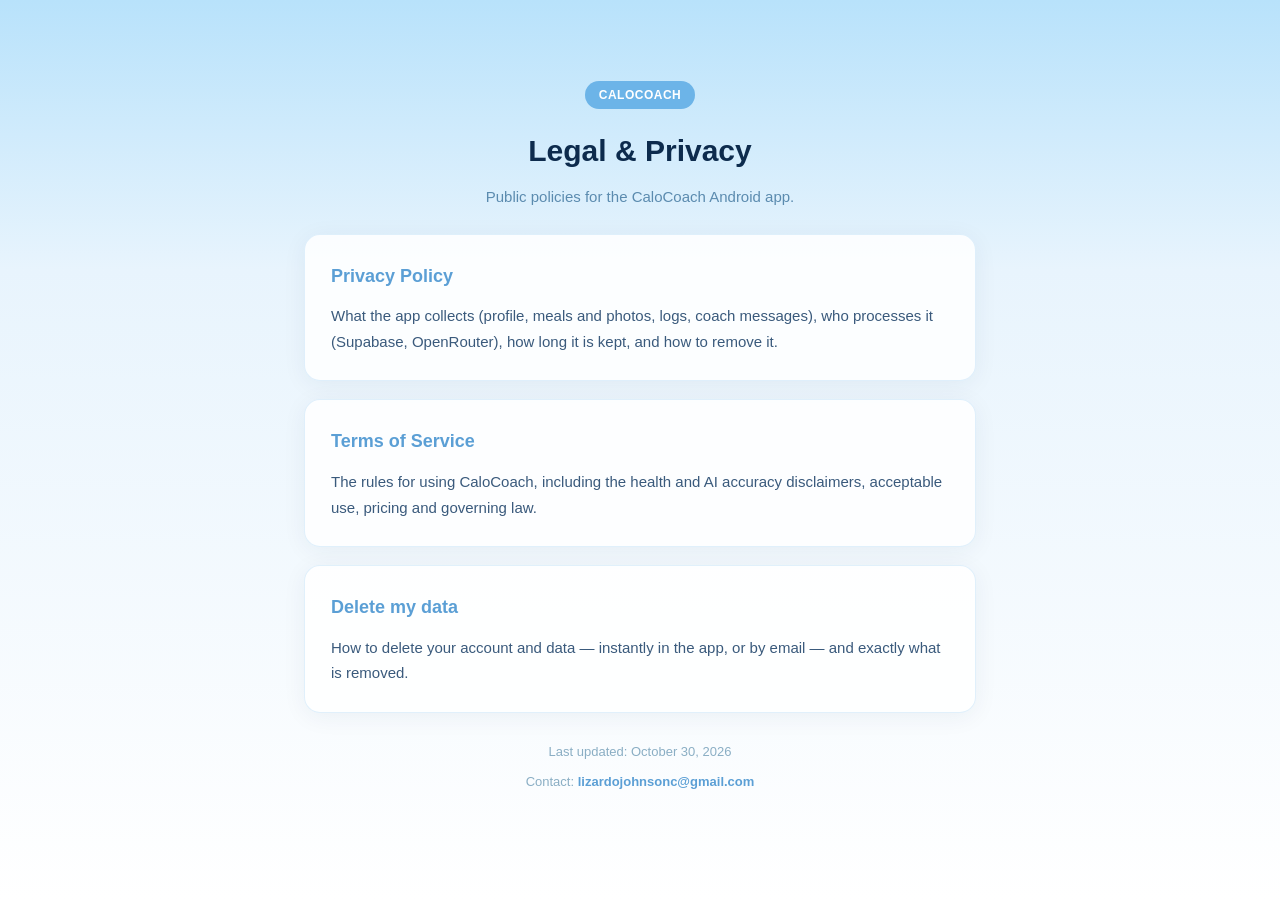
<file: index.html>
<!DOCTYPE html>
<html lang="en">
<head>
  <meta charset="UTF-8">
  <meta name="viewport" content="width=device-width, initial-scale=1.0">
  <title>CaloCoach — Legal</title>
  <link rel="stylesheet" href="./style.css">
</head>
<body>
  <div class="container">
    <div class="header">
      <div class="badge">CALOCOACH</div>
      <h1>Legal &amp; Privacy</h1>
      <div class="subtitle">Public policies for the CaloCoach Android app.</div>
    </div>

    <div class="card">
      <h2><a href="./privacy/">Privacy Policy</a></h2>
      <p>What the app collects (profile, meals and photos, logs, coach messages), who processes it (Supabase, OpenRouter), how long it is kept, and how to remove it.</p>
    </div>

    <div class="card">
      <h2><a href="./terms/">Terms of Service</a></h2>
      <p>The rules for using CaloCoach, including the health and AI accuracy disclaimers, acceptable use, pricing and governing law.</p>
    </div>

    <div class="card">
      <h2><a href="./delete-account/">Delete my data</a></h2>
      <p>How to delete your account and data — instantly in the app, or by email — and exactly what is removed.</p>
    </div>

    <p class="last-updated">Last updated: October 30, 2026</p>
    <p class="footer">Contact: <a href="mailto:lizardojohnsonc@gmail.com">lizardojohnsonc@gmail.com</a></p>
  </div>
</body>
</html>
</file>
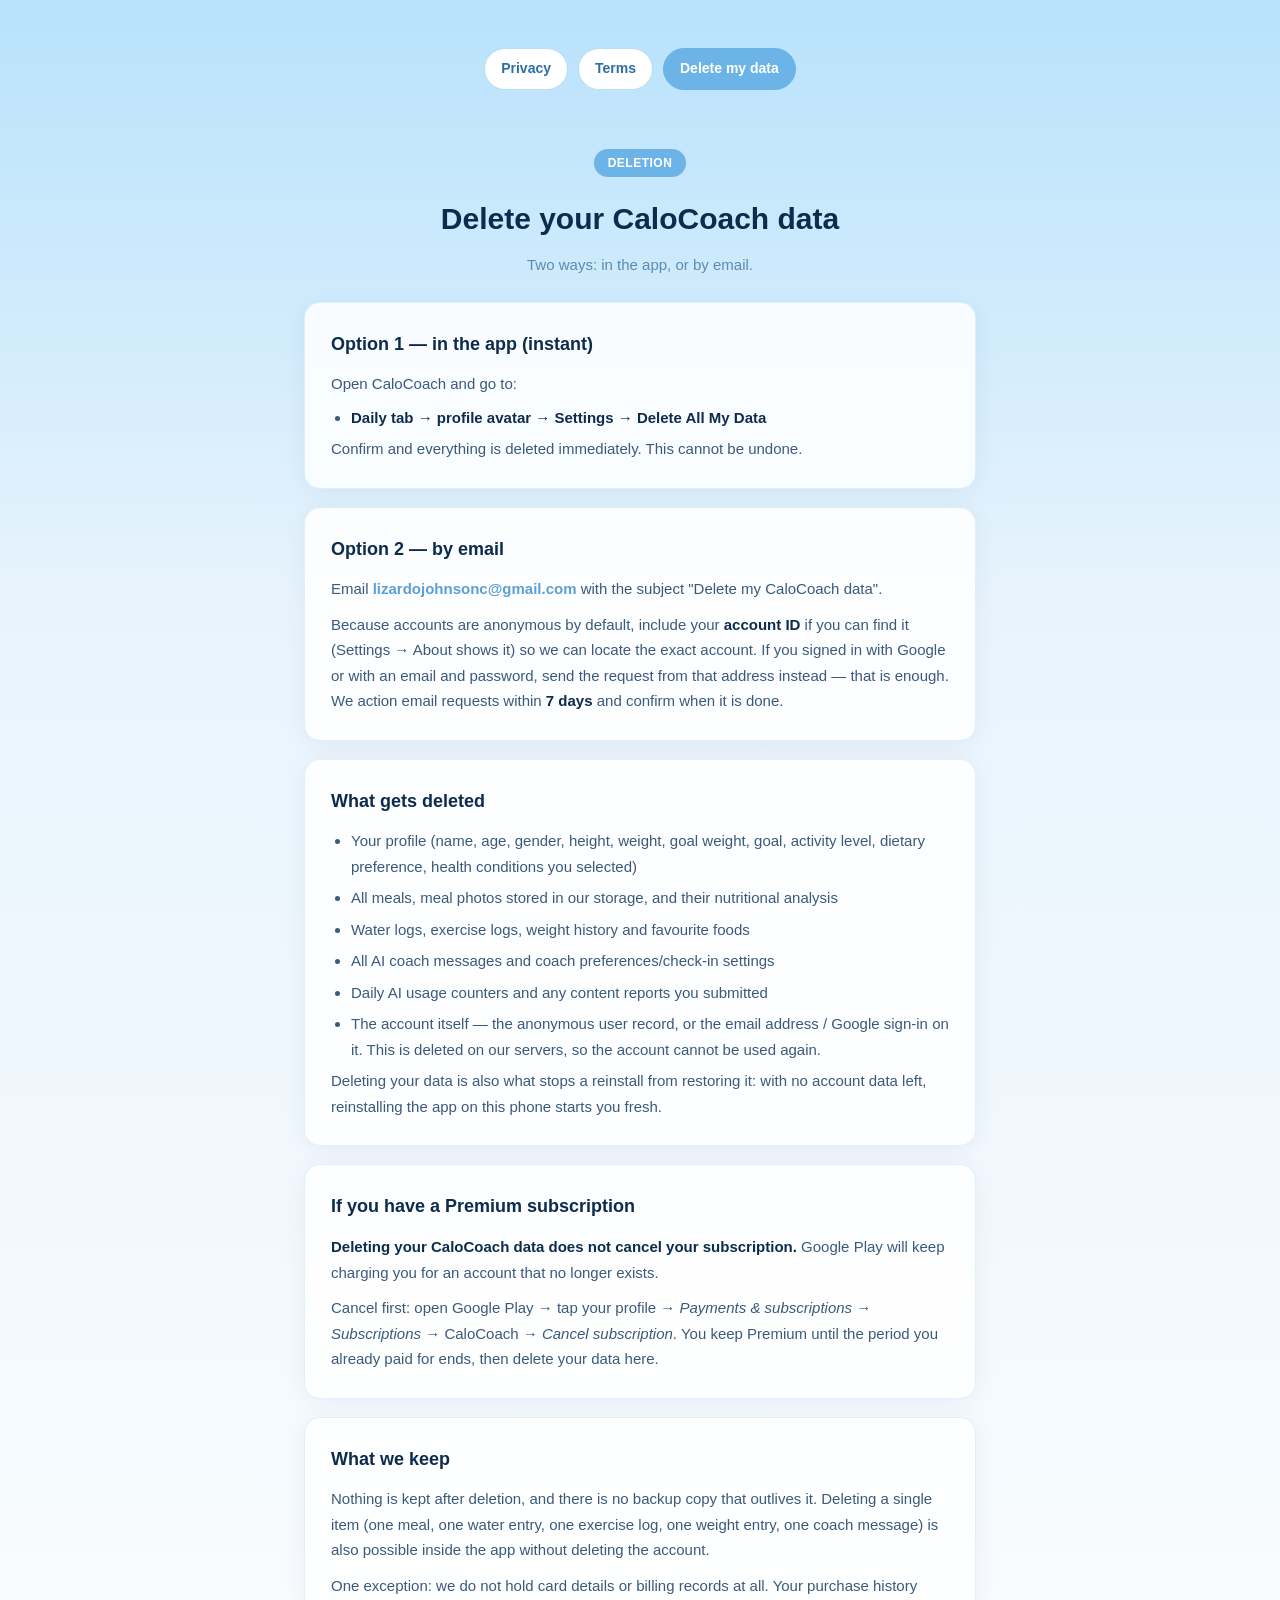
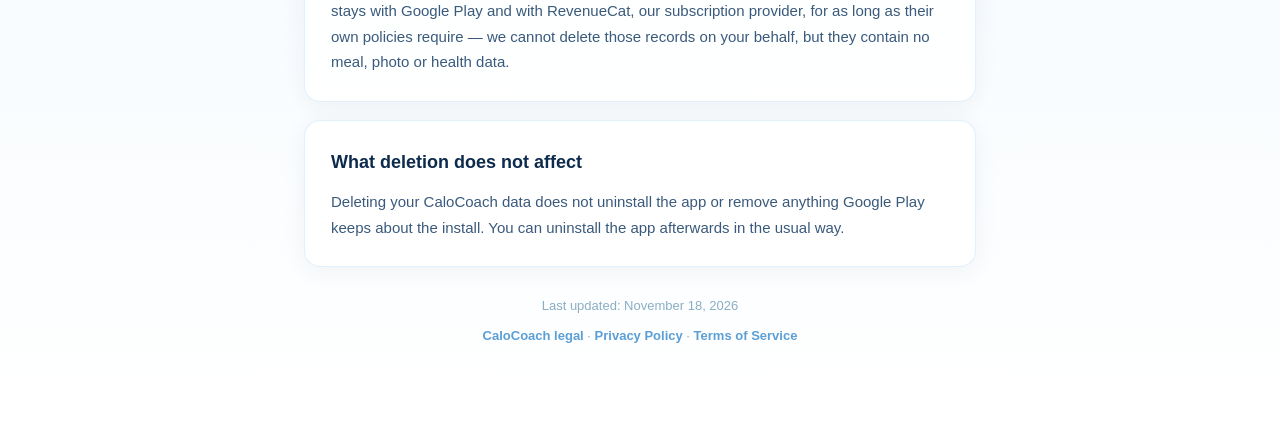
<file: delete-account/index.html>
<!DOCTYPE html>
<html lang="en">
<head>
  <meta charset="UTF-8">
  <meta name="viewport" content="width=device-width, initial-scale=1.0">
  <title>Delete my data — CaloCoach</title>
  <link rel="stylesheet" href="../style.css">
</head>
<body>
  <div class="container">
    <div class="nav">
      <a href="../privacy/">Privacy</a>
      <a href="../terms/">Terms</a>
      <a class="active" href="./">Delete my data</a>
    </div>

    <div class="header">
      <div class="badge">DELETION</div>
      <h1>Delete your CaloCoach data</h1>
      <div class="subtitle">Two ways: in the app, or by email.</div>
    </div>

    <div class="card">
      <h2>Option 1 — in the app (instant)</h2>
      <p>Open CaloCoach and go to:</p>
      <ul>
        <li><strong>Daily tab → profile avatar → Settings → Delete All My Data</strong></li>
      </ul>
      <p>Confirm and everything is deleted immediately. This cannot be undone.</p>
    </div>

    <div class="card">
      <h2>Option 2 — by email</h2>
      <p>Email <a href="mailto:lizardojohnsonc@gmail.com?subject=Delete%20my%20CaloCoach%20data">lizardojohnsonc@gmail.com</a> with the subject "Delete my CaloCoach data".</p>
      <p>Because accounts are anonymous by default, include your <strong>account ID</strong> if you can find it (Settings → About shows it) so we can locate the exact account. If you signed in with Google or with an email and password, send the request from that address instead — that is enough. We action email requests within <strong>7 days</strong> and confirm when it is done.</p>
    </div>

    <div class="card">
      <h2>What gets deleted</h2>
      <ul>
        <li>Your profile (name, age, gender, height, weight, goal weight, goal, activity level, dietary preference, health conditions you selected)</li>
        <li>All meals, meal photos stored in our storage, and their nutritional analysis</li>
        <li>Water logs, exercise logs, weight history and favourite foods</li>
        <li>All AI coach messages and coach preferences/check-in settings</li>
        <li>Daily AI usage counters and any content reports you submitted</li>
        <li>The account itself — the anonymous user record, or the email address / Google sign-in on it. This is deleted on our servers, so the account cannot be used again.</li>
      </ul>
      <p>Deleting your data is also what stops a reinstall from restoring it: with no account data left, reinstalling the app on this phone starts you fresh.</p>
    </div>

    <div class="card">
      <h2>If you have a Premium subscription</h2>
      <p><strong>Deleting your CaloCoach data does not cancel your subscription.</strong> Google Play will keep charging you for an account that no longer exists.</p>
      <p>Cancel first: open Google Play → tap your profile → <em>Payments &amp; subscriptions</em> → <em>Subscriptions</em> → CaloCoach → <em>Cancel subscription</em>. You keep Premium until the period you already paid for ends, then delete your data here.</p>
    </div>

    <div class="card">
      <h2>What we keep</h2>
      <p>Nothing is kept after deletion, and there is no backup copy that outlives it. Deleting a single item (one meal, one water entry, one exercise log, one weight entry, one coach message) is also possible inside the app without deleting the account.</p>
      <p>One exception: we do not hold card details or billing records at all. Your purchase history stays with Google Play and with RevenueCat, our subscription provider, for as long as their own policies require — we cannot delete those records on your behalf, but they contain no meal, photo or health data.</p>
    </div>

    <div class="card">
      <h2>What deletion does not affect</h2>
      <p>Deleting your CaloCoach data does not uninstall the app or remove anything Google Play keeps about the install. You can uninstall the app afterwards in the usual way.</p>
    </div>

    <p class="last-updated">Last updated: November 18, 2026</p>
    <p class="footer"><a href="../">CaloCoach legal</a> · <a href="../privacy/">Privacy Policy</a> · <a href="../terms/">Terms of Service</a></p>
  </div>
</body>
</html>
</file>
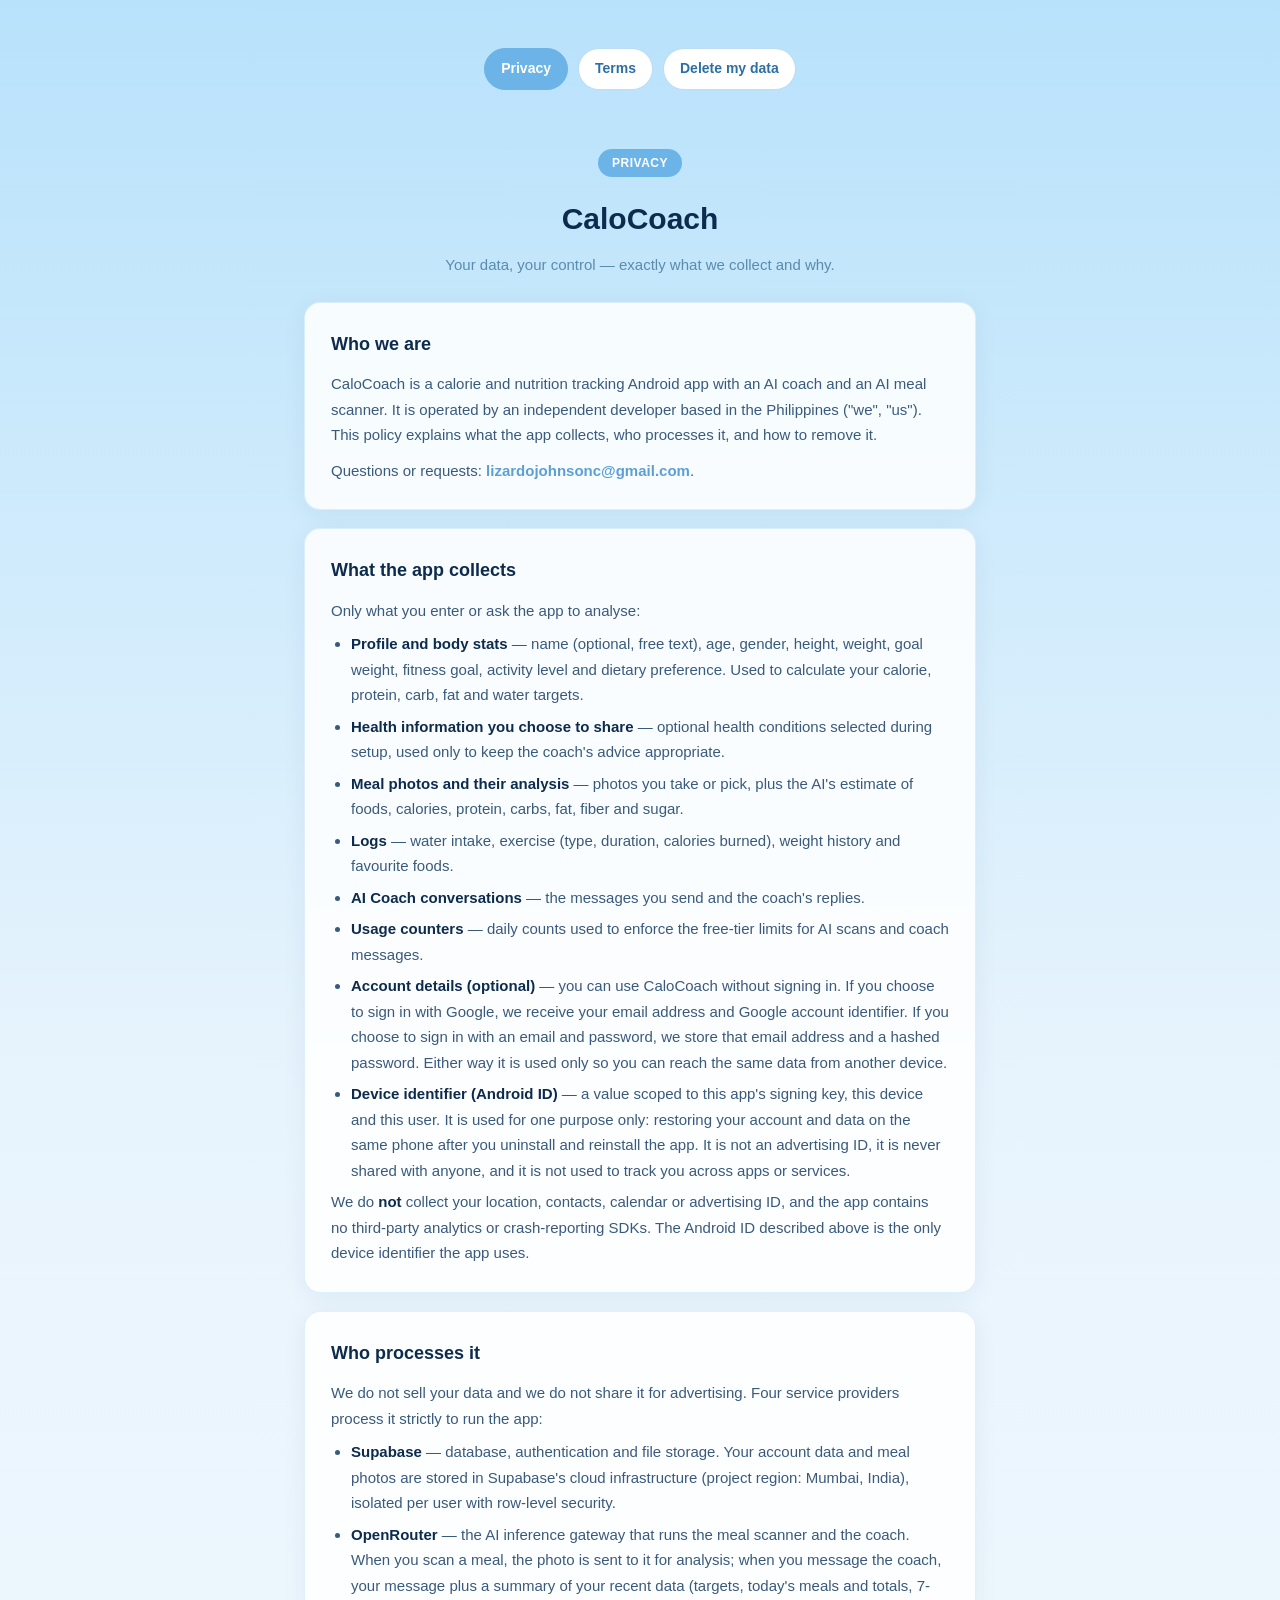
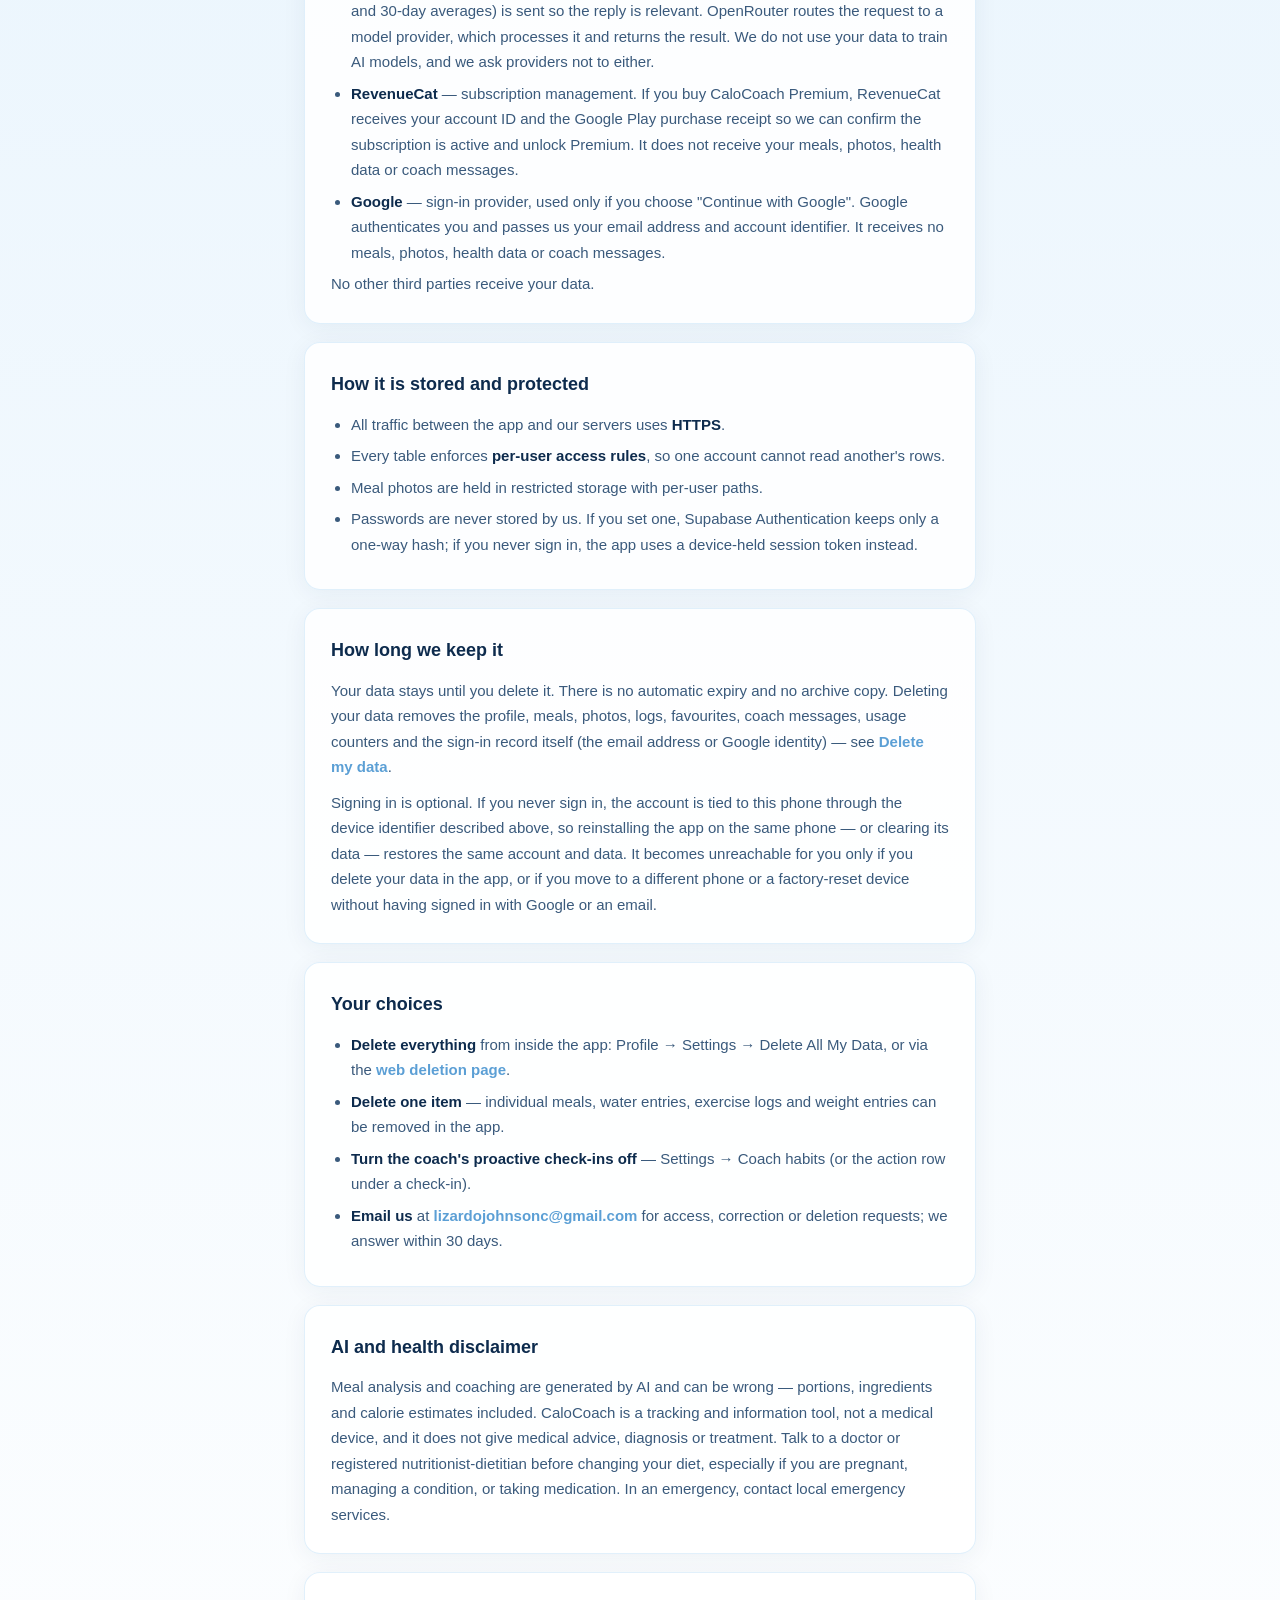
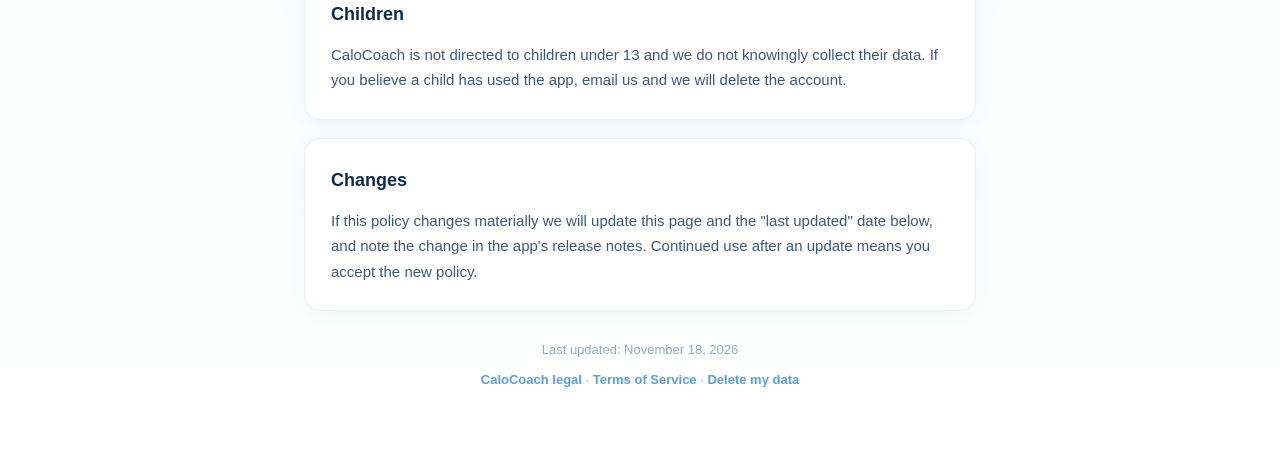
<file: privacy/index.html>
<!DOCTYPE html>
<html lang="en">
<head>
  <meta charset="UTF-8">
  <meta name="viewport" content="width=device-width, initial-scale=1.0">
  <title>Privacy Policy — CaloCoach</title>
  <link rel="stylesheet" href="../style.css">
</head>
<body>
  <div class="container">
    <div class="nav">
      <a class="active" href="./">Privacy</a>
      <a href="../terms/">Terms</a>
      <a href="../delete-account/">Delete my data</a>
    </div>

    <div class="header">
      <div class="badge">PRIVACY</div>
      <h1>CaloCoach</h1>
      <div class="subtitle">Your data, your control — exactly what we collect and why.</div>
    </div>

    <div class="card">
      <h2>Who we are</h2>
      <p>CaloCoach is a calorie and nutrition tracking Android app with an AI coach and an AI meal scanner. It is operated by an independent developer based in the Philippines ("we", "us"). This policy explains what the app collects, who processes it, and how to remove it.</p>
      <p>Questions or requests: <a href="mailto:lizardojohnsonc@gmail.com">lizardojohnsonc@gmail.com</a>.</p>
    </div>

    <div class="card">
      <h2>What the app collects</h2>
      <p>Only what you enter or ask the app to analyse:</p>
      <ul>
        <li><strong>Profile and body stats</strong> — name (optional, free text), age, gender, height, weight, goal weight, fitness goal, activity level and dietary preference. Used to calculate your calorie, protein, carb, fat and water targets.</li>
        <li><strong>Health information you choose to share</strong> — optional health conditions selected during setup, used only to keep the coach's advice appropriate.</li>
        <li><strong>Meal photos and their analysis</strong> — photos you take or pick, plus the AI's estimate of foods, calories, protein, carbs, fat, fiber and sugar.</li>
        <li><strong>Logs</strong> — water intake, exercise (type, duration, calories burned), weight history and favourite foods.</li>
        <li><strong>AI Coach conversations</strong> — the messages you send and the coach's replies.</li>
        <li><strong>Usage counters</strong> — daily counts used to enforce the free-tier limits for AI scans and coach messages.</li>
        <li><strong>Account details (optional)</strong> — you can use CaloCoach without signing in. If you choose to sign in with Google, we receive your email address and Google account identifier. If you choose to sign in with an email and password, we store that email address and a hashed password. Either way it is used only so you can reach the same data from another device.</li>
        <li><strong>Device identifier (Android ID)</strong> — a value scoped to this app's signing key, this device and this user. It is used for one purpose only: restoring your account and data on the same phone after you uninstall and reinstall the app. It is not an advertising ID, it is never shared with anyone, and it is not used to track you across apps or services.</li>
      </ul>
      <p>We do <strong>not</strong> collect your location, contacts, calendar or advertising ID, and the app contains no third-party analytics or crash-reporting SDKs. The Android ID described above is the only device identifier the app uses.</p>
    </div>

    <div class="card">
      <h2>Who processes it</h2>
      <p>We do not sell your data and we do not share it for advertising. Four service providers process it strictly to run the app:</p>
      <ul>
        <li><strong>Supabase</strong> — database, authentication and file storage. Your account data and meal photos are stored in Supabase's cloud infrastructure (project region: Mumbai, India), isolated per user with row-level security.</li>
        <li><strong>OpenRouter</strong> — the AI inference gateway that runs the meal scanner and the coach. When you scan a meal, the photo is sent to it for analysis; when you message the coach, your message plus a summary of your recent data (targets, today's meals and totals, 7- and 30-day averages) is sent so the reply is relevant. OpenRouter routes the request to a model provider, which processes it and returns the result. We do not use your data to train AI models, and we ask providers not to either.</li>
        <li><strong>RevenueCat</strong> — subscription management. If you buy CaloCoach Premium, RevenueCat receives your account ID and the Google Play purchase receipt so we can confirm the subscription is active and unlock Premium. It does not receive your meals, photos, health data or coach messages.</li>
        <li><strong>Google</strong> — sign-in provider, used only if you choose "Continue with Google". Google authenticates you and passes us your email address and account identifier. It receives no meals, photos, health data or coach messages.</li>
      </ul>
      <p>No other third parties receive your data.</p>
    </div>

    <div class="card">
      <h2>How it is stored and protected</h2>
      <ul>
        <li>All traffic between the app and our servers uses <strong>HTTPS</strong>.</li>
        <li>Every table enforces <strong>per-user access rules</strong>, so one account cannot read another's rows.</li>
        <li>Meal photos are held in restricted storage with per-user paths.</li>
        <li>Passwords are never stored by us. If you set one, Supabase Authentication keeps only a one-way hash; if you never sign in, the app uses a device-held session token instead.</li>
      </ul>
    </div>

    <div class="card">
      <h2>How long we keep it</h2>
      <p>Your data stays until you delete it. There is no automatic expiry and no archive copy. Deleting your data removes the profile, meals, photos, logs, favourites, coach messages, usage counters and the sign-in record itself (the email address or Google identity) — see <a href="../delete-account/">Delete my data</a>.</p>
      <p>Signing in is optional. If you never sign in, the account is tied to this phone through the device identifier described above, so reinstalling the app on the same phone — or clearing its data — restores the same account and data. It becomes unreachable for you only if you delete your data in the app, or if you move to a different phone or a factory-reset device without having signed in with Google or an email.</p>
    </div>

    <div class="card">
      <h2>Your choices</h2>
      <ul>
        <li><strong>Delete everything</strong> from inside the app: Profile → Settings → Delete All My Data, or via the <a href="../delete-account/">web deletion page</a>.</li>
        <li><strong>Delete one item</strong> — individual meals, water entries, exercise logs and weight entries can be removed in the app.</li>
        <li><strong>Turn the coach's proactive check-ins off</strong> — Settings → Coach habits (or the action row under a check-in).</li>
        <li><strong>Email us</strong> at <a href="mailto:lizardojohnsonc@gmail.com">lizardojohnsonc@gmail.com</a> for access, correction or deletion requests; we answer within 30 days.</li>
      </ul>
    </div>

    <div class="card">
      <h2>AI and health disclaimer</h2>
      <p>Meal analysis and coaching are generated by AI and can be wrong — portions, ingredients and calorie estimates included. CaloCoach is a tracking and information tool, not a medical device, and it does not give medical advice, diagnosis or treatment. Talk to a doctor or registered nutritionist-dietitian before changing your diet, especially if you are pregnant, managing a condition, or taking medication. In an emergency, contact local emergency services.</p>
    </div>

    <div class="card">
      <h2>Children</h2>
      <p>CaloCoach is not directed to children under 13 and we do not knowingly collect their data. If you believe a child has used the app, email us and we will delete the account.</p>
    </div>

    <div class="card">
      <h2>Changes</h2>
      <p>If this policy changes materially we will update this page and the "last updated" date below, and note the change in the app's release notes. Continued use after an update means you accept the new policy.</p>
    </div>

    <p class="last-updated">Last updated: November 18, 2026</p>
    <p class="footer"><a href="../">CaloCoach legal</a> · <a href="../terms/">Terms of Service</a> · <a href="../delete-account/">Delete my data</a></p>
  </div>
</body>
</html>
</file>
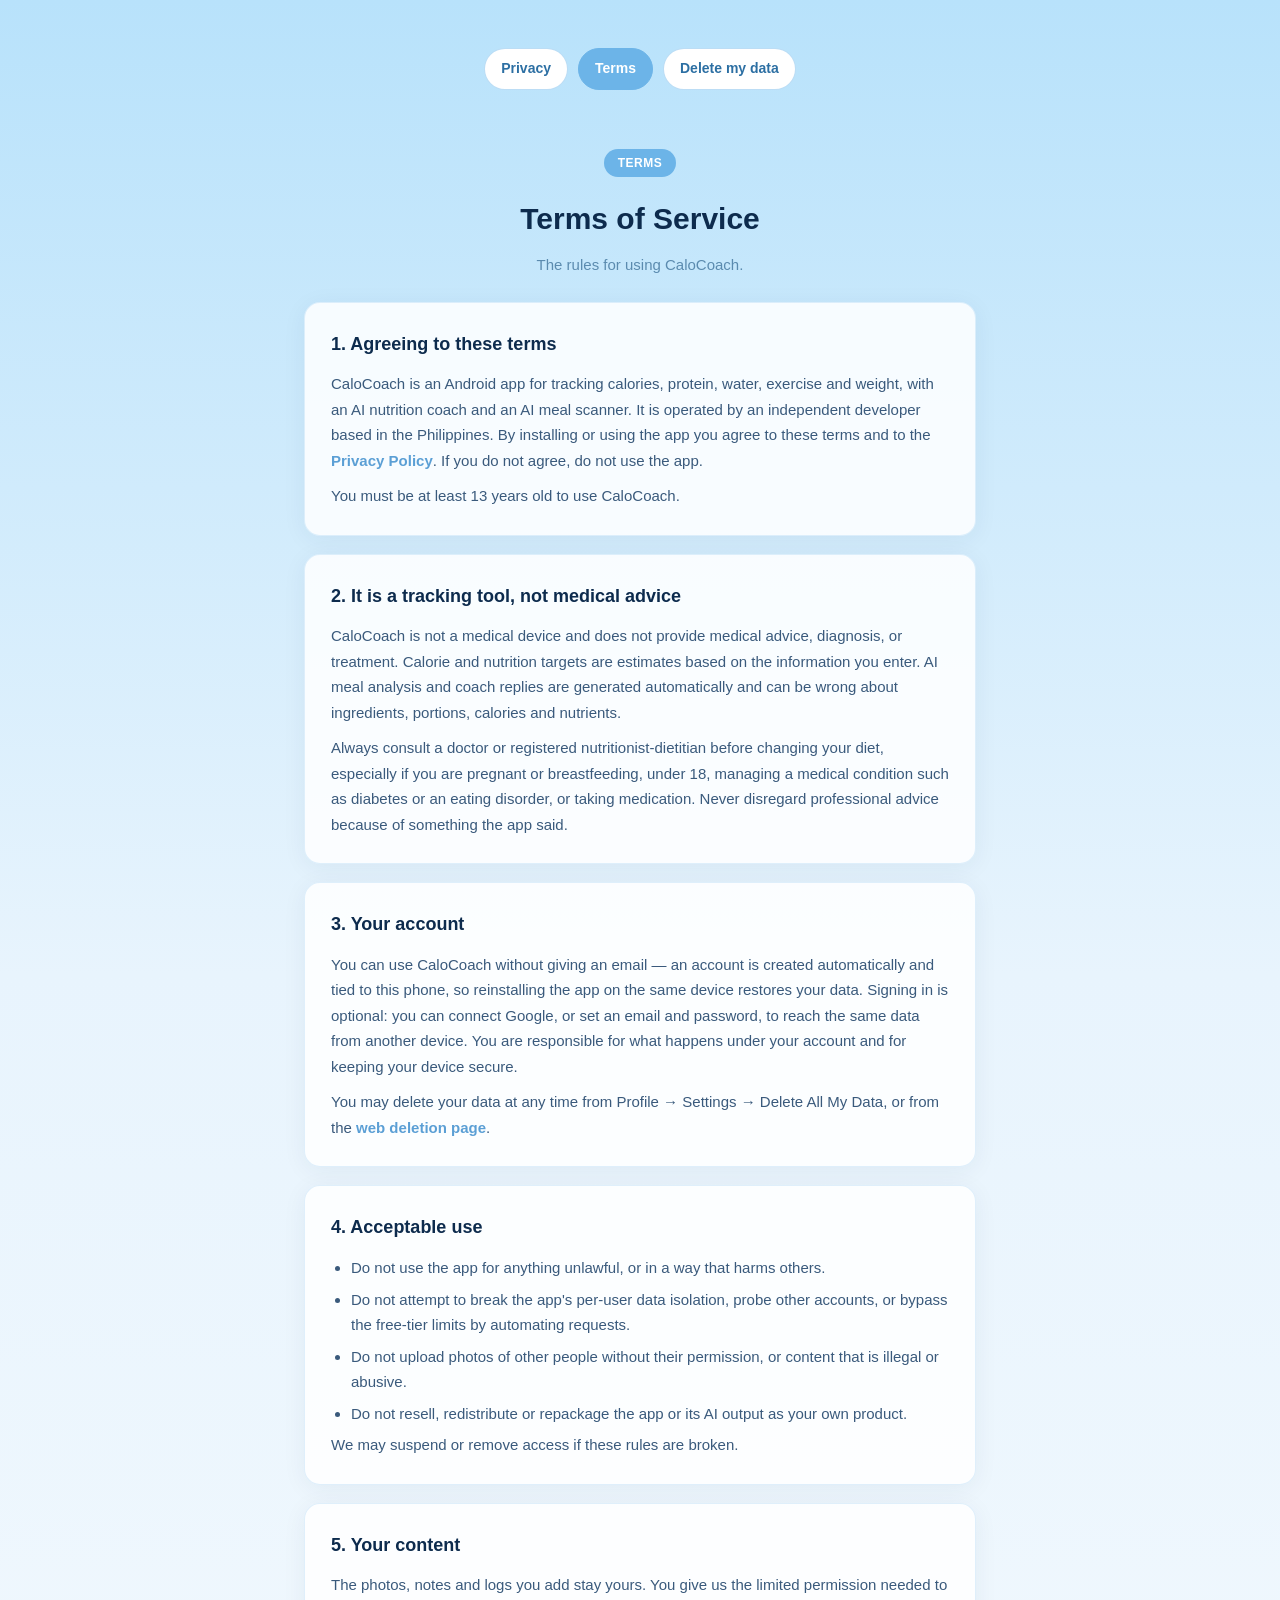
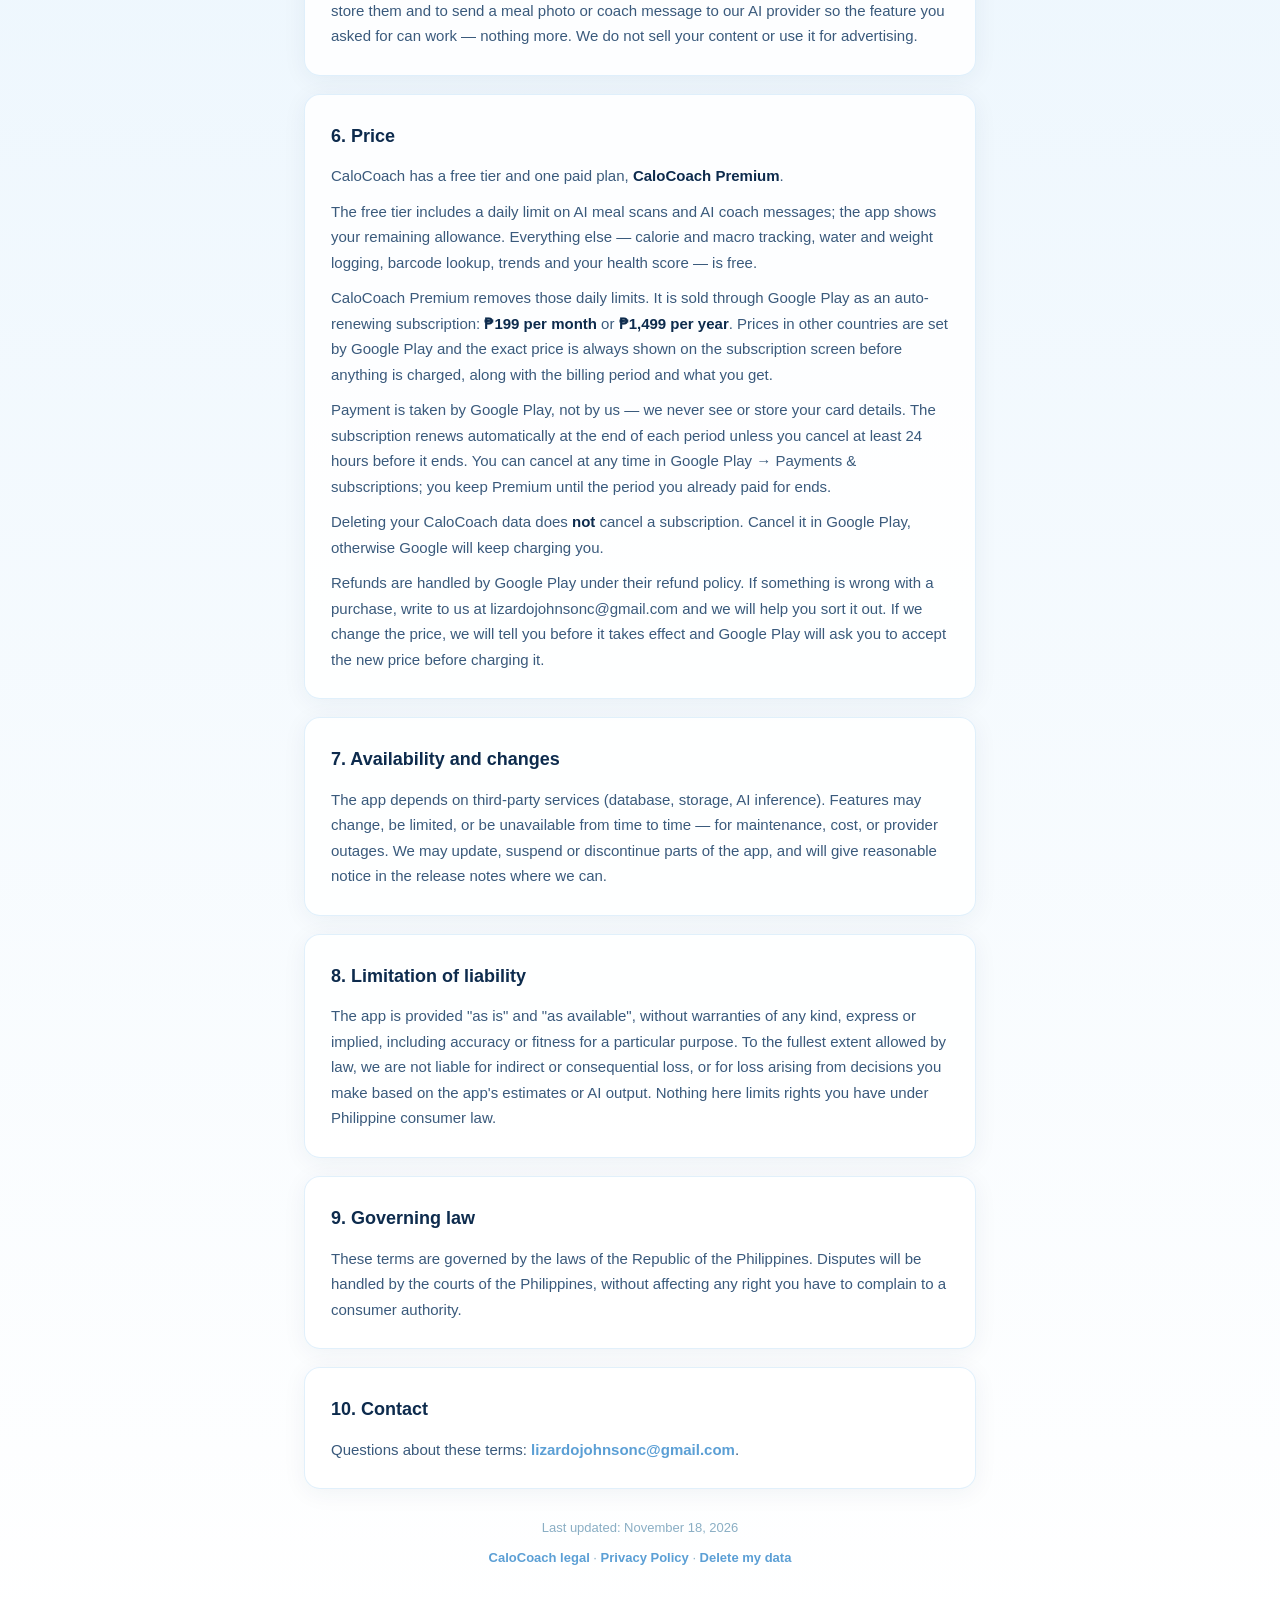
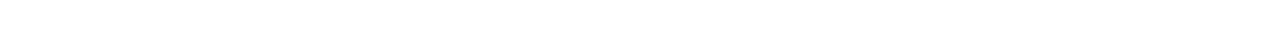
<file: terms/index.html>
<!DOCTYPE html>
<html lang="en">
<head>
  <meta charset="UTF-8">
  <meta name="viewport" content="width=device-width, initial-scale=1.0">
  <title>Terms of Service — CaloCoach</title>
  <link rel="stylesheet" href="../style.css">
</head>
<body>
  <div class="container">
    <div class="nav">
      <a href="../privacy/">Privacy</a>
      <a class="active" href="./">Terms</a>
      <a href="../delete-account/">Delete my data</a>
    </div>

    <div class="header">
      <div class="badge">TERMS</div>
      <h1>Terms of Service</h1>
      <div class="subtitle">The rules for using CaloCoach.</div>
    </div>

    <div class="card">
      <h2>1. Agreeing to these terms</h2>
      <p>CaloCoach is an Android app for tracking calories, protein, water, exercise and weight, with an AI nutrition coach and an AI meal scanner. It is operated by an independent developer based in the Philippines. By installing or using the app you agree to these terms and to the <a href="../privacy/">Privacy Policy</a>. If you do not agree, do not use the app.</p>
      <p>You must be at least 13 years old to use CaloCoach.</p>
    </div>

    <div class="card">
      <h2>2. It is a tracking tool, not medical advice</h2>
      <p>CaloCoach is not a medical device and does not provide medical advice, diagnosis, or treatment. Calorie and nutrition targets are estimates based on the information you enter. AI meal analysis and coach replies are generated automatically and can be wrong about ingredients, portions, calories and nutrients.</p>
      <p>Always consult a doctor or registered nutritionist-dietitian before changing your diet, especially if you are pregnant or breastfeeding, under 18, managing a medical condition such as diabetes or an eating disorder, or taking medication. Never disregard professional advice because of something the app said.</p>
    </div>

    <div class="card">
      <h2>3. Your account</h2>
      <p>You can use CaloCoach without giving an email — an account is created automatically and tied to this phone, so reinstalling the app on the same device restores your data. Signing in is optional: you can connect Google, or set an email and password, to reach the same data from another device. You are responsible for what happens under your account and for keeping your device secure.</p>
      <p>You may delete your data at any time from Profile → Settings → Delete All My Data, or from the <a href="../delete-account/">web deletion page</a>.</p>
    </div>

    <div class="card">
      <h2>4. Acceptable use</h2>
      <ul>
        <li>Do not use the app for anything unlawful, or in a way that harms others.</li>
        <li>Do not attempt to break the app's per-user data isolation, probe other accounts, or bypass the free-tier limits by automating requests.</li>
        <li>Do not upload photos of other people without their permission, or content that is illegal or abusive.</li>
        <li>Do not resell, redistribute or repackage the app or its AI output as your own product.</li>
      </ul>
      <p>We may suspend or remove access if these rules are broken.</p>
    </div>

    <div class="card">
      <h2>5. Your content</h2>
      <p>The photos, notes and logs you add stay yours. You give us the limited permission needed to store them and to send a meal photo or coach message to our AI provider so the feature you asked for can work — nothing more. We do not sell your content or use it for advertising.</p>
    </div>

    <div class="card">
      <h2>6. Price</h2>
      <p>CaloCoach has a free tier and one paid plan, <strong>CaloCoach Premium</strong>.</p>
      <p>The free tier includes a daily limit on AI meal scans and AI coach messages; the app shows your remaining allowance. Everything else — calorie and macro tracking, water and weight logging, barcode lookup, trends and your health score — is free.</p>
      <p>CaloCoach Premium removes those daily limits. It is sold through Google Play as an auto-renewing subscription: <strong>₱199 per month</strong> or <strong>₱1,499 per year</strong>. Prices in other countries are set by Google Play and the exact price is always shown on the subscription screen before anything is charged, along with the billing period and what you get.</p>
      <p>Payment is taken by Google Play, not by us — we never see or store your card details. The subscription renews automatically at the end of each period unless you cancel at least 24 hours before it ends. You can cancel at any time in Google Play → Payments &amp; subscriptions; you keep Premium until the period you already paid for ends.</p>
      <p>Deleting your CaloCoach data does <strong>not</strong> cancel a subscription. Cancel it in Google Play, otherwise Google will keep charging you.</p>
      <p>Refunds are handled by Google Play under their refund policy. If something is wrong with a purchase, write to us at lizardojohnsonc@gmail.com and we will help you sort it out. If we change the price, we will tell you before it takes effect and Google Play will ask you to accept the new price before charging it.</p>
    </div>

    <div class="card">
      <h2>7. Availability and changes</h2>
      <p>The app depends on third-party services (database, storage, AI inference). Features may change, be limited, or be unavailable from time to time — for maintenance, cost, or provider outages. We may update, suspend or discontinue parts of the app, and will give reasonable notice in the release notes where we can.</p>
    </div>

    <div class="card">
      <h2>8. Limitation of liability</h2>
      <p>The app is provided "as is" and "as available", without warranties of any kind, express or implied, including accuracy or fitness for a particular purpose. To the fullest extent allowed by law, we are not liable for indirect or consequential loss, or for loss arising from decisions you make based on the app's estimates or AI output. Nothing here limits rights you have under Philippine consumer law.</p>
    </div>

    <div class="card">
      <h2>9. Governing law</h2>
      <p>These terms are governed by the laws of the Republic of the Philippines. Disputes will be handled by the courts of the Philippines, without affecting any right you have to complain to a consumer authority.</p>
    </div>

    <div class="card">
      <h2>10. Contact</h2>
      <p>Questions about these terms: <a href="mailto:lizardojohnsonc@gmail.com">lizardojohnsonc@gmail.com</a>.</p>
    </div>

    <p class="last-updated">Last updated: November 18, 2026</p>
    <p class="footer"><a href="../">CaloCoach legal</a> · <a href="../privacy/">Privacy Policy</a> · <a href="../delete-account/">Delete my data</a></p>
  </div>
</body>
</html>
</file>
<file: style.css>
:root { color-scheme: light; }
* { margin: 0; padding: 0; box-sizing: border-box; }
body {
  font-family: -apple-system, BlinkMacSystemFont, 'Segoe UI', Roboto, sans-serif;
  background: linear-gradient(180deg, #B8E2FB 0%, #E8F4FD 30%, #FFFFFF 100%);
  min-height: 100vh;
  color: #0D2B4D;
  line-height: 1.7;
}
.container { max-width: 720px; margin: 0 auto; padding: 48px 24px 80px; }
.header { text-align: center; padding: 32px 0 24px; }
.header h1 { font-size: 30px; font-weight: 800; color: #0D2B4D; margin-bottom: 8px; }
.header .subtitle { font-size: 15px; color: #5B8BAF; font-weight: 500; }
.badge {
  display: inline-block; background: #6CB4E8; color: #fff;
  padding: 4px 14px; border-radius: 20px; font-size: 12px; font-weight: 700;
  letter-spacing: 0.5px; margin-bottom: 16px;
}
.card {
  background: rgba(255,255,255,0.85);
  border: 1px solid rgba(108,180,232,0.2);
  border-radius: 16px;
  padding: 26px;
  margin-bottom: 18px;
  box-shadow: 0 4px 24px rgba(13,43,77,0.06);
}
.card h2 { font-size: 18px; font-weight: 700; color: #0D2B4D; margin-bottom: 12px; }
.card h3 { font-size: 15px; font-weight: 700; color: #0D2B4D; margin: 16px 0 6px; }
.card p, .card ul { font-size: 15px; color: #3A5A7C; }
.card p + p { margin-top: 10px; }
.card ul { padding-left: 20px; margin-top: 8px; }
.card li { margin-bottom: 6px; }
.card strong { color: #0D2B4D; }
.last-updated { text-align: center; font-size: 13px; color: #8AAEC4; margin-top: 28px; }
a { color: #5B9FD5; text-decoration: none; font-weight: 600; }
a:hover { text-decoration: underline; }
.nav { display: flex; flex-wrap: wrap; gap: 10px; justify-content: center; margin-bottom: 26px; }
.nav a {
  background: #fff; border: 1px solid rgba(108,180,232,0.45); color: #2C6FA3;
  padding: 8px 16px; border-radius: 999px; font-size: 14px; font-weight: 600;
}
.nav a.active { background: #6CB4E8; border-color: #6CB4E8; color: #fff; }
.footer { text-align: center; font-size: 13px; color: #8AAEC4; padding-top: 8px; }
.footer a { font-size: 13px; }
</file>
